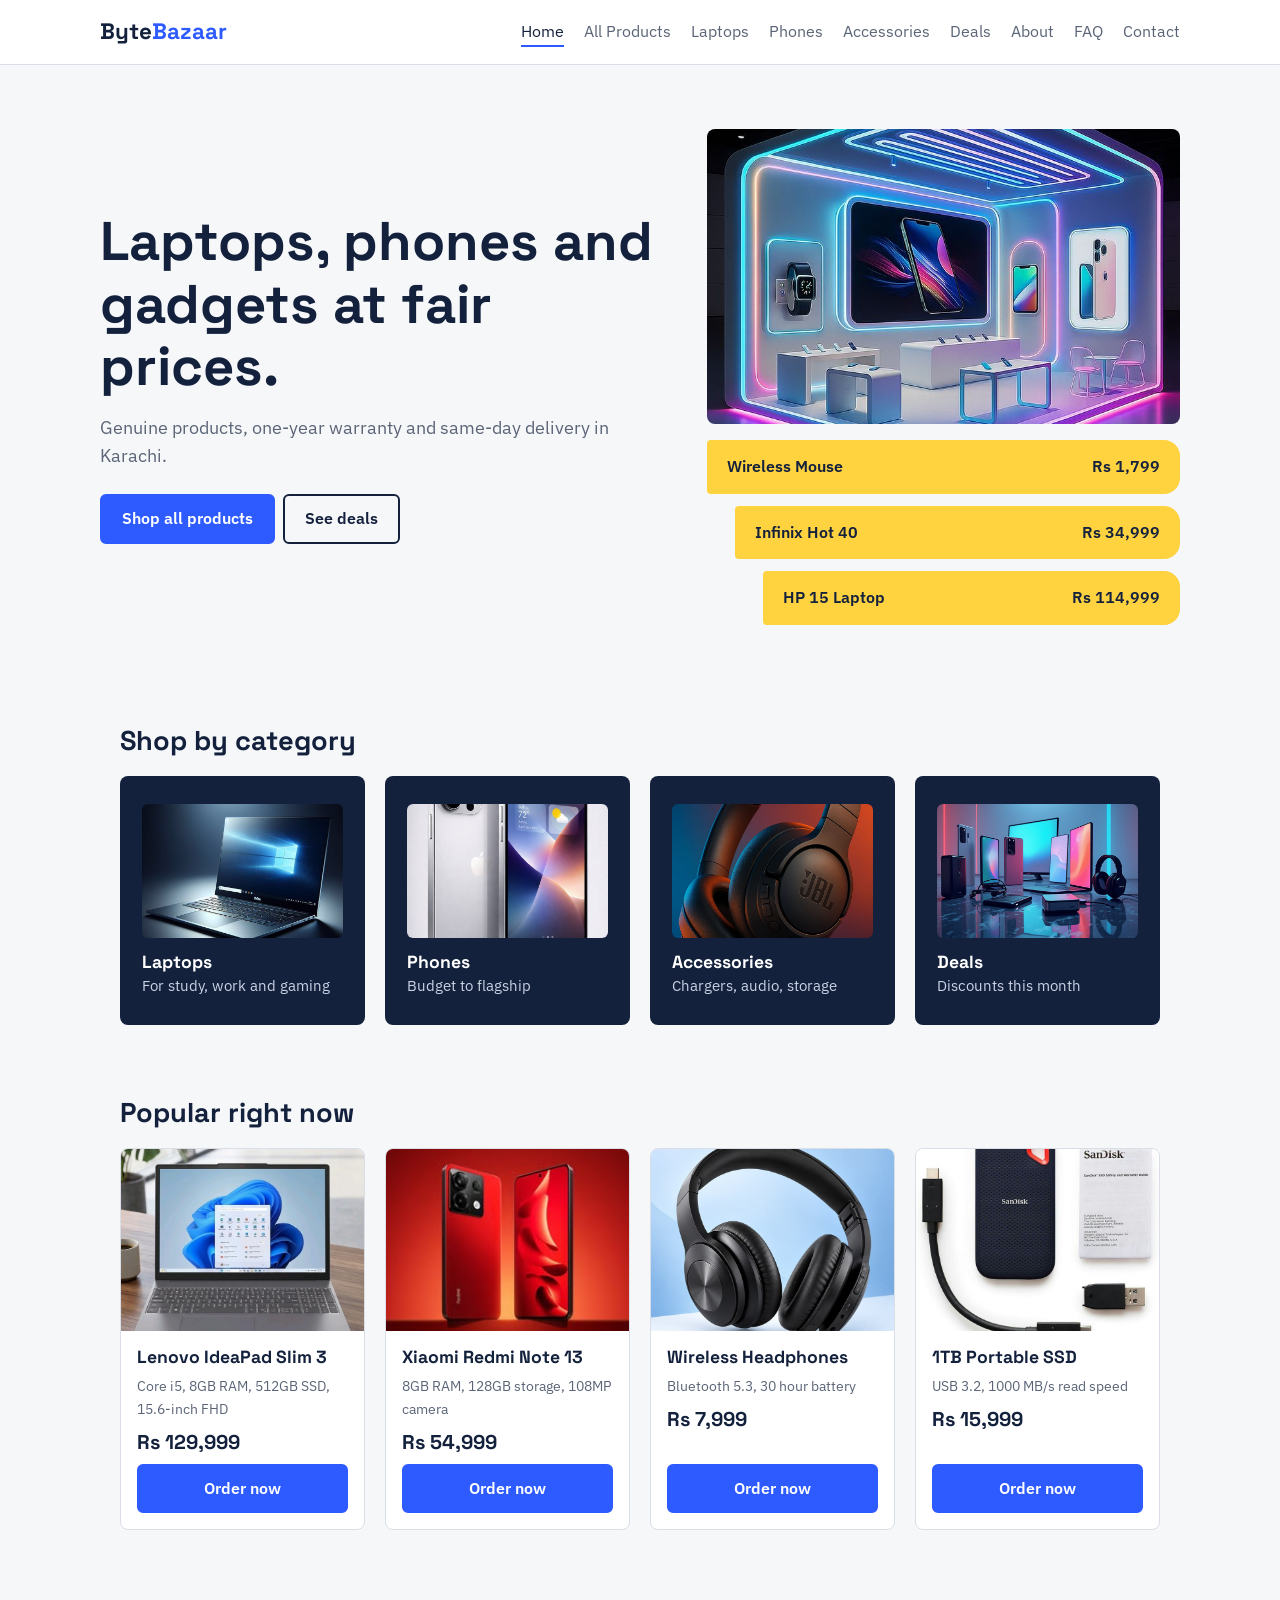
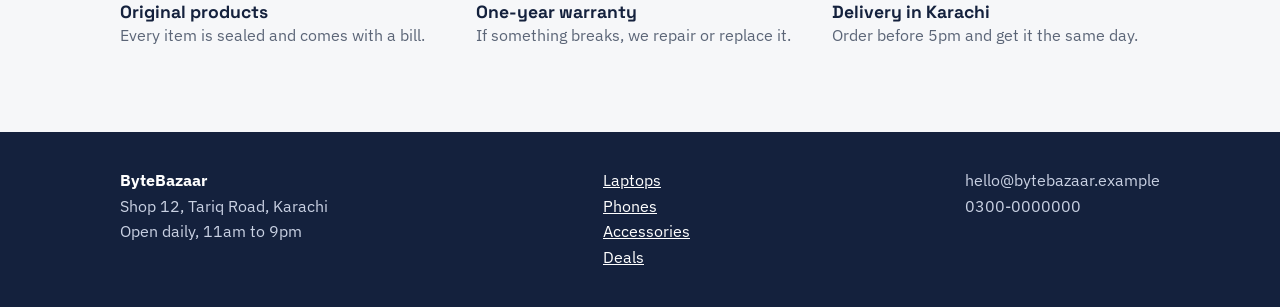
<file: index.html>
<!DOCTYPE html>
<html lang="en">

<head>
    <meta charset="UTF-8">
    <meta name="viewport" content="width=device-width, initial-scale=1">
    <title>Home | ByteBazaar</title>
    <meta name="description" content="ByteBazaar - laptops, phones and accessories in Karachi.">
    <link rel="preconnect" href="https://fonts.googleapis.com">
    <link
        href="https://fonts.googleapis.com/css2?family=IBM+Plex+Sans:wght@400;600&family=Space+Grotesk:wght@500;700&display=swap"
        rel="stylesheet">
    <link rel="stylesheet" href="style.css">
</head>

<body>
    <header>
        <div class="wrap nav">
            <a class="logo" href="index.html">Byte<span>Bazaar</span></a>
            <nav aria-label="Main">
                <ul>
                    <li><a href="index.html" class="active" aria-current="page">Home</a></li>
                    <li><a href="products.html">All Products</a></li>
                    <li><a href="laptops.html">Laptops</a></li>
                    <li><a href="phones.html">Phones</a></li>
                    <li><a href="accessories.html">Accessories</a></li>
                    <li><a href="deals.html">Deals</a></li>
                    <li><a href="about.html">About</a></li>
                    <li><a href="faq.html">FAQ</a></li>
                    <li><a href="contact.html">Contact</a></li>
                </ul>
            </nav>
        </div>
    </header>
    <main>

        <div class="wrap hero">
            <div>
                <h1>Laptops, phones and gadgets at fair prices.</h1>
                <p>Genuine products, one-year warranty and same-day delivery in Karachi.</p>
                <a class="btn" href="products.html">Shop all products</a><a class="btn alt" href="deals.html">See
                    deals</a>
            </div>
            <div><img class="hero-img" src="hero.jpeg" alt="ByteBazaar tech store">
                <div class="tags" aria-label="Sample prices">
                    <div class="tag"><span>Wireless Mouse</span><span>Rs 1,799</span></div>
                    <div class="tag"><span>Infinix Hot 40</span><span>Rs 34,999</span></div>
                    <div class="tag"><span>HP 15 Laptop</span><span>Rs 114,999</span></div>
                </div>
            </div>
        </div>
        <section>
            <div class="wrap">
                <h2>Shop by category</h2>
                <div class="cats">
                    <a class="cat" href="laptops.html"><img src="laptop.jpeg" alt="Laptops">
                        <h3>Laptops</h3>
                        <p>For study, work and gaming</p>
                    </a>
                    <a class="cat" href="phones.html"><img src="phone.jpeg" alt="Phones">
                        <h3>Phones</h3>
                        <p>Budget to flagship</p>
                    </a>
                    <a class="cat" href="accessories.html"><img src="acessories.jpeg" alt="Accessories">
                        <h3>Accessories</h3>
                        <p>Chargers, audio, storage</p>
                    </a>
                    <a class="cat" href="deals.html"><img src="deal.jpeg" alt="Deals">
                        <h3>Deals</h3>
                        <p>Discounts this month</p>
                    </a>
                </div>
            </div>
        </section>
        <section>
            <div class="wrap">
                <h2>Popular right now</h2>
                <div class="grid">
                    <article class="item">
                        <div class="pic"><img src="Lenovo IdeaPad Slim 3.jpeg" alt="Lenovo IdeaPad Slim 3"
                                loading="lazy"></div>
                        <div class="body">
                            <h3>Lenovo IdeaPad Slim 3</h3>
                            <p class="specs">Core i5, 8GB RAM, 512GB SSD, 15.6-inch FHD</p>
                            <p class="price">Rs 129,999</p>
                            <a class="btn" href="contact.html">Order now</a>
                        </div>
                    </article>
                    <article class="item">
                        <div class="pic"><img src="Xiaomi Redmi Note 13.jpeg" alt="Xiaomi Redmi Note 13"
                                loading="lazy"></div>
                        <div class="body">
                            <h3>Xiaomi Redmi Note 13</h3>
                            <p class="specs">8GB RAM, 128GB storage, 108MP camera</p>
                            <p class="price">Rs 54,999</p>
                            <a class="btn" href="contact.html">Order now</a>
                        </div>
                    </article>
                    <article class="item">
                        <div class="pic"><img src="Wireless Headphones.jpeg" alt="Wireless Headphones"
                                loading="lazy"></div>
                        <div class="body">
                            <h3>Wireless Headphones</h3>
                            <p class="specs">Bluetooth 5.3, 30 hour battery</p>
                            <p class="price">Rs 7,999</p>
                            <a class="btn" href="contact.html">Order now</a>
                        </div>
                    </article>
                    <article class="item">
                        <div class="pic"><img src="1TB Portable SSD.jpeg" alt="1TB Portable SSD" loading="lazy">
                        </div>
                        <div class="body">
                            <h3>1TB Portable SSD</h3>
                            <p class="specs">USB 3.2, 1000 MB/s read speed</p>
                            <p class="price">Rs 15,999</p>
                            <a class="btn" href="contact.html">Order now</a>
                        </div>
                    </article>
                </div>
            </div>
        </section>
        <section>
            <div class="wrap">
                <div class="points">
                    <div>
                        <h3>Original products</h3>
                        <p>Every item is sealed and comes with a bill.</p>
                    </div>
                    <div>
                        <h3>One-year warranty</h3>
                        <p>If something breaks, we repair or replace it.</p>
                    </div>
                    <div>
                        <h3>Delivery in Karachi</h3>
                        <p>Order before 5pm and get it the same day.</p>
                    </div>
                </div>
            </div>
        </section>
    </main>
    <footer>
        <div class="wrap foot">
            <div><strong style="color:#fff">ByteBazaar</strong>
                <p>Shop 12, Tariq Road, Karachi<br>Open daily, 11am to 9pm</p>
            </div>
            <ul>
                <li><a href="laptops.html">Laptops</a></li>
                <li><a href="phones.html">Phones</a></li>
                <li><a href="accessories.html">Accessories</a></li>
                <li><a href="deals.html">Deals</a></li>
            </ul>
            <div>
                <p>hello@bytebazaar.example<br>0300-0000000</p>
            </div>
        </div>
    </footer>
</body>

</html>
</file>
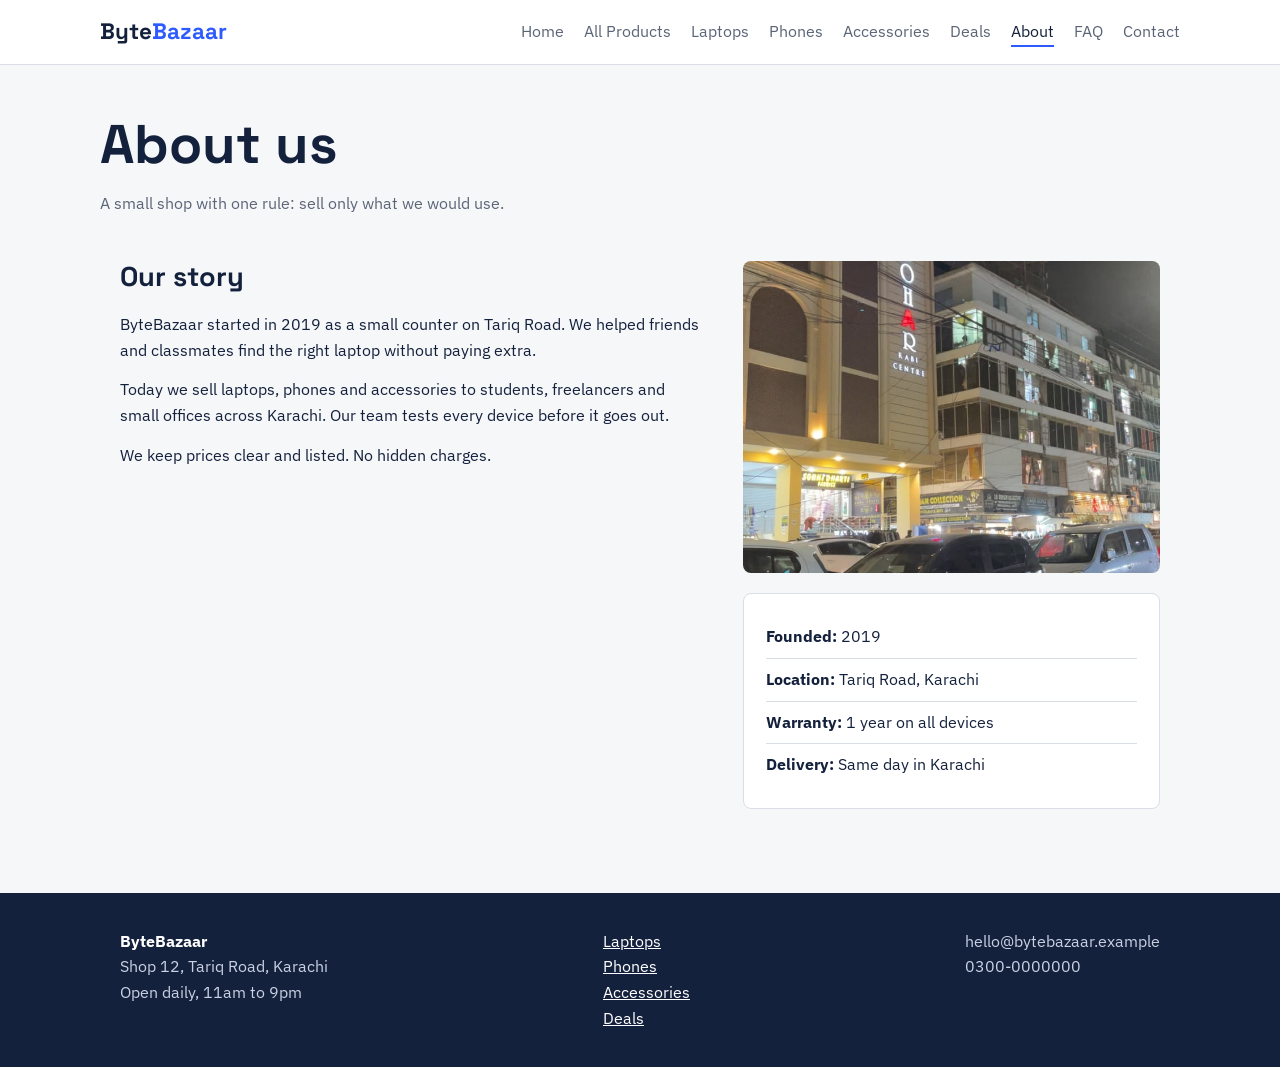
<file: about.html>
<!DOCTYPE html>
<html lang="en">

<head>
    <meta charset="UTF-8">
    <meta name="viewport" content="width=device-width, initial-scale=1">
    <title>About | ByteBazaar</title>
    <meta name="description" content="ByteBazaar - laptops, phones and accessories in Karachi.">
    <link rel="preconnect" href="https://fonts.googleapis.com">
    <link
        href="https://fonts.googleapis.com/css2?family=IBM+Plex+Sans:wght@400;600&family=Space+Grotesk:wght@500;700&display=swap"
        rel="stylesheet">
    <link rel="stylesheet" href="style.css">
</head>

<body>
    <header>
        <div class="wrap nav">
            <a class="logo" href="index.html">Byte<span>Bazaar</span></a>
            <nav aria-label="Main">
                <ul>
                    <li><a href="index.html">Home</a></li>
                    <li><a href="products.html">All Products</a></li>
                    <li><a href="laptops.html">Laptops</a></li>
                    <li><a href="phones.html">Phones</a></li>
                    <li><a href="accessories.html">Accessories</a></li>
                    <li><a href="deals.html">Deals</a></li>
                    <li><a href="about.html" class="active" aria-current="page">About</a></li>
                    <li><a href="faq.html">FAQ</a></li>
                    <li><a href="contact.html">Contact</a></li>
                </ul>
            </nav>
        </div>
    </header>
    <main>
        <div class="wrap page-head">
            <h1>About us</h1>
            <p>A small shop with one rule: sell only what we would use.</p>
        </div>
        <section>
            <div class="wrap two">
                <div>
                    <h2>Our story</h2>
                    <p>ByteBazaar started in 2019 as a small counter on Tariq Road. We helped friends and classmates
                        find the right laptop without paying extra.</p>
                    <p>Today we sell laptops, phones and accessories to students, freelancers and small offices across
                        Karachi. Our team tests every device before it goes out.</p>
                    <p>We keep prices clear and listed. No hidden charges.</p>
                </div>
                <div><img class="about-img" src="Tariq road.jpeg" alt="Our shop on Tariq Road">
                    <ul class="facts">
                        <li><strong>Founded:</strong> 2019</li>
                        <li><strong>Location:</strong> Tariq Road, Karachi</li>
                        <li><strong>Warranty:</strong> 1 year on all devices</li>
                        <li><strong>Delivery:</strong> Same day in Karachi</li>
                    </ul>
                </div>
            </div>
        </section>
    </main>
    <footer>
        <div class="wrap foot">
            <div><strong style="color:#fff">ByteBazaar</strong>
                <p>Shop 12, Tariq Road, Karachi<br>Open daily, 11am to 9pm</p>
            </div>
            <ul>
                <li><a href="laptops.html">Laptops</a></li>
                <li><a href="phones.html">Phones</a></li>
                <li><a href="accessories.html">Accessories</a></li>
                <li><a href="deals.html">Deals</a></li>
            </ul>
            <div>
                <p>hello@bytebazaar.example<br>0300-0000000</p>
            </div>
        </div>
    </footer>
</body>

</html>
</file>
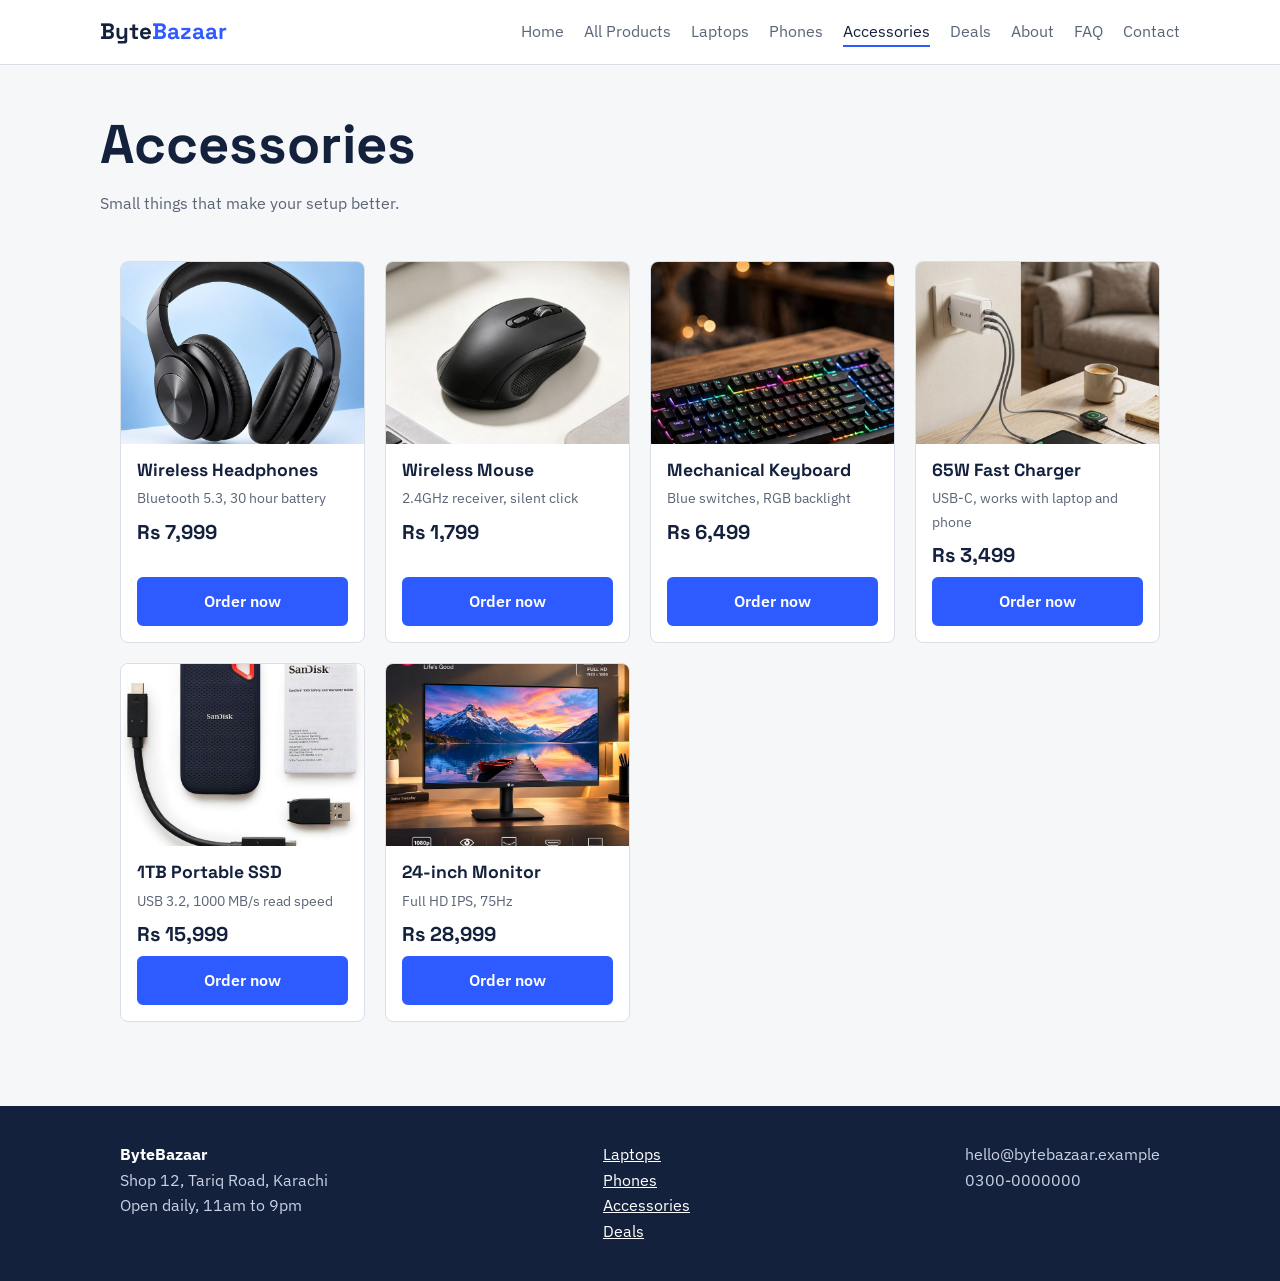
<file: accessories.html>
<!DOCTYPE html>
<html lang="en">

<head>
    <meta charset="UTF-8">
    <meta name="viewport" content="width=device-width, initial-scale=1">
    <title>Accessories | ByteBazaar</title>
    <meta name="description" content="ByteBazaar - laptops, phones and accessories in Karachi.">
    <link rel="preconnect" href="https://fonts.googleapis.com">
    <link
        href="https://fonts.googleapis.com/css2?family=IBM+Plex+Sans:wght@400;600&family=Space+Grotesk:wght@500;700&display=swap"
        rel="stylesheet">
    <link rel="stylesheet" href="style.css">
</head>

<body>
    <header>
        <div class="wrap nav">
            <a class="logo" href="index.html">Byte<span>Bazaar</span></a>
            <nav aria-label="Main">
                <ul>
                    <li><a href="index.html">Home</a></li>
                    <li><a href="products.html">All Products</a></li>
                    <li><a href="laptops.html">Laptops</a></li>
                    <li><a href="phones.html">Phones</a></li>
                    <li><a href="accessories.html" class="active" aria-current="page">Accessories</a></li>
                    <li><a href="deals.html">Deals</a></li>
                    <li><a href="about.html">About</a></li>
                    <li><a href="faq.html">FAQ</a></li>
                    <li><a href="contact.html">Contact</a></li>
                </ul>
            </nav>
        </div>
    </header>
    <main>
        <div class="wrap page-head">
            <h1>Accessories</h1>
            <p>Small things that make your setup better.</p>
        </div>
        <section>
            <div class="wrap">
                <div class="grid">
                    <article class="item">
                        <div class="pic"><img src="Wireless Headphones.jpeg" alt="Wireless Headphones"
                                loading="lazy"></div>
                        <div class="body">
                            <h3>Wireless Headphones</h3>
                            <p class="specs">Bluetooth 5.3, 30 hour battery</p>
                            <p class="price">Rs 7,999</p>
                            <a class="btn" href="contact.html">Order now</a>
                        </div>
                    </article>
                    <article class="item">
                        <div class="pic"><img src="Wireless Mouse.jpeg" alt="Wireless Mouse" loading="lazy"></div>
                        <div class="body">
                            <h3>Wireless Mouse</h3>
                            <p class="specs">2.4GHz receiver, silent click</p>
                            <p class="price">Rs 1,799</p>
                            <a class="btn" href="contact.html">Order now</a>
                        </div>
                    </article>
                    <article class="item">
                        <div class="pic"><img src="Mechanical Keyboard.jpeg" alt="Mechanical Keyboard"
                                loading="lazy"></div>
                        <div class="body">
                            <h3>Mechanical Keyboard</h3>
                            <p class="specs">Blue switches, RGB backlight</p>
                            <p class="price">Rs 6,499</p>
                            <a class="btn" href="contact.html">Order now</a>
                        </div>
                    </article>
                    <article class="item">
                        <div class="pic"><img src="65W Fast Charger.jpeg" alt="65W Fast Charger" loading="lazy">
                        </div>
                        <div class="body">
                            <h3>65W Fast Charger</h3>
                            <p class="specs">USB-C, works with laptop and phone</p>
                            <p class="price">Rs 3,499</p>
                            <a class="btn" href="contact.html">Order now</a>
                        </div>
                    </article>
                    <article class="item">
                        <div class="pic"><img src="1TB Portable SSD.jpeg" alt="1TB Portable SSD" loading="lazy">
                        </div>
                        <div class="body">
                            <h3>1TB Portable SSD</h3>
                            <p class="specs">USB 3.2, 1000 MB/s read speed</p>
                            <p class="price">Rs 15,999</p>
                            <a class="btn" href="contact.html">Order now</a>
                        </div>
                    </article>
                    <article class="item">
                        <div class="pic"><img src="24-inch Monitor.jpeg" alt="24-inch Monitor" loading="lazy">
                        </div>
                        <div class="body">
                            <h3>24-inch Monitor</h3>
                            <p class="specs">Full HD IPS, 75Hz</p>
                            <p class="price">Rs 28,999</p>
                            <a class="btn" href="contact.html">Order now</a>
                        </div>
                    </article>
                </div>
            </div>
        </section>
    </main>
    <footer>
        <div class="wrap foot">
            <div><strong style="color:#fff">ByteBazaar</strong>
                <p>Shop 12, Tariq Road, Karachi<br>Open daily, 11am to 9pm</p>
            </div>
            <ul>
                <li><a href="laptops.html">Laptops</a></li>
                <li><a href="phones.html">Phones</a></li>
                <li><a href="accessories.html">Accessories</a></li>
                <li><a href="deals.html">Deals</a></li>
            </ul>
            <div>
                <p>hello@bytebazaar.example<br>0300-0000000</p>
            </div>
        </div>
    </footer>
</body>

</html>
</file>
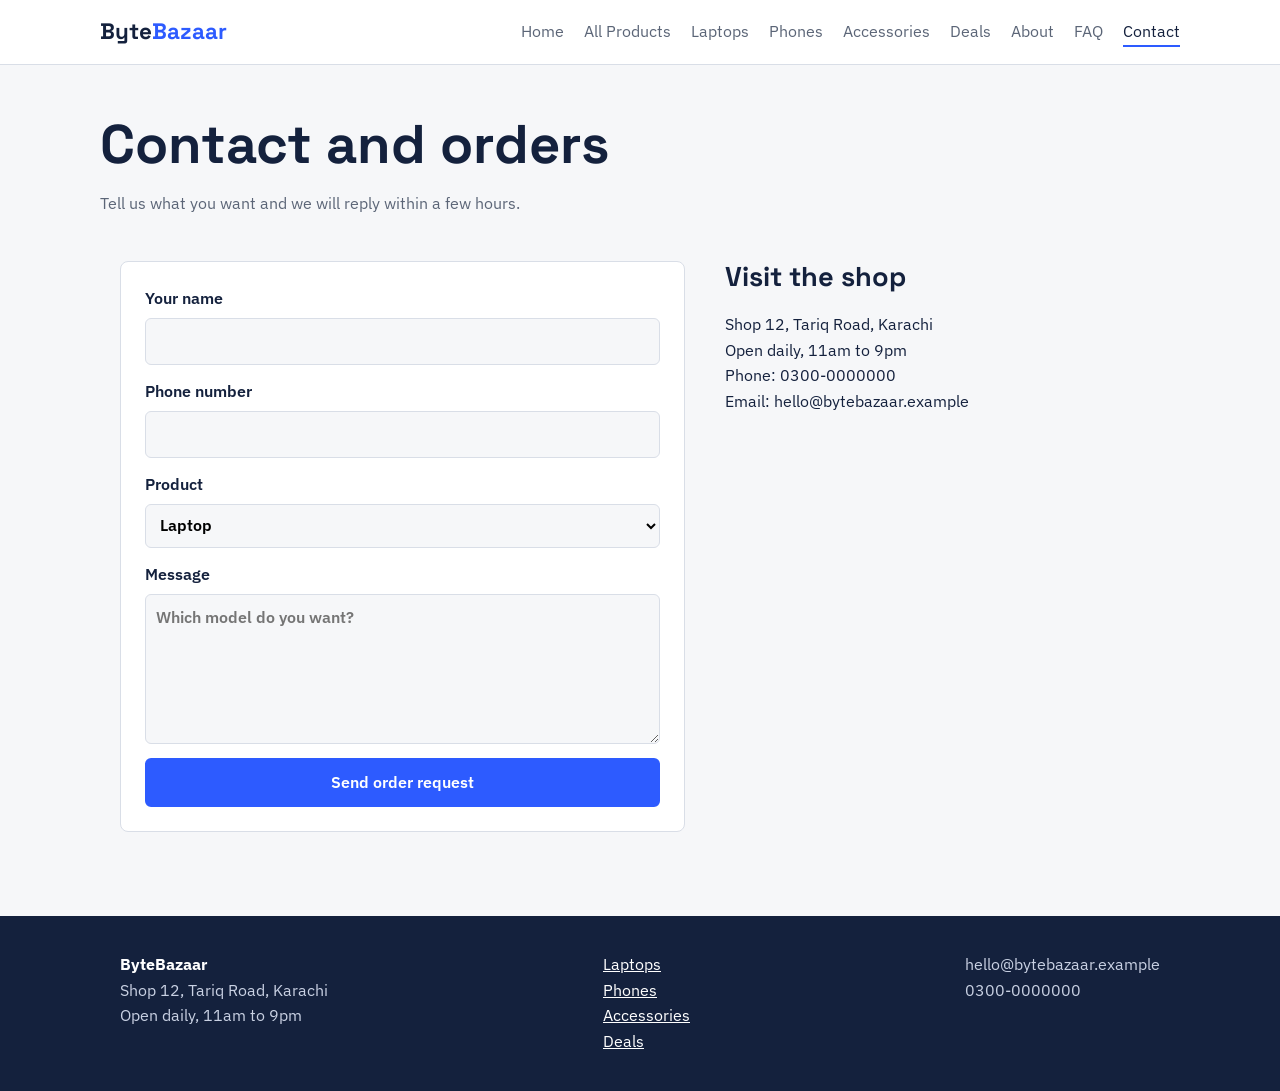
<file: contact.html>
<!DOCTYPE html>
<html lang="en">

<head>
    <meta charset="UTF-8">
    <meta name="viewport" content="width=device-width, initial-scale=1">
    <title>Contact | ByteBazaar</title>
    <meta name="description" content="ByteBazaar - laptops, phones and accessories in Karachi.">
    <link rel="preconnect" href="https://fonts.googleapis.com">
    <link
        href="https://fonts.googleapis.com/css2?family=IBM+Plex+Sans:wght@400;600&family=Space+Grotesk:wght@500;700&display=swap"
        rel="stylesheet">
    <link rel="stylesheet" href="style.css">
</head>

<body>
    <header>
        <div class="wrap nav">
            <a class="logo" href="index.html">Byte<span>Bazaar</span></a>
            <nav aria-label="Main">
                <ul>
                    <li><a href="index.html">Home</a></li>
                    <li><a href="products.html">All Products</a></li>
                    <li><a href="laptops.html">Laptops</a></li>
                    <li><a href="phones.html">Phones</a></li>
                    <li><a href="accessories.html">Accessories</a></li>
                    <li><a href="deals.html">Deals</a></li>
                    <li><a href="about.html">About</a></li>
                    <li><a href="faq.html">FAQ</a></li>
                    <li><a href="contact.html" class="active" aria-current="page">Contact</a></li>
                </ul>
            </nav>
        </div>
    </header>
    <main>
        <div class="wrap page-head">
            <h1>Contact and orders</h1>
            <p>Tell us what you want and we will reply within a few hours.</p>
        </div>
        <section>
            <div class="wrap contact-grid">
                <form action="mailto:hello@bytebazaar.example" method="post" enctype="text/plain">
                    <label>Your name<input type="text" name="name" required></label>
                    <label>Phone number<input type="tel" name="phone" required></label>
                    <label>Product<select name="product">
                            <option>Laptop</option>
                            <option>Phone</option>
                            <option>Accessory</option>
                            <option>Other</option>
                        </select></label>
                    <label>Message<textarea name="message" rows="5"
                            placeholder="Which model do you want?"></textarea></label>
                    <button class="btn" type="submit">Send order request</button>
                </form>
                <div>
                    <h2>Visit the shop</h2>
                    <p>Shop 12, Tariq Road, Karachi</p>
                    <p>Open daily, 11am to 9pm</p>
                    <p>Phone: 0300-0000000<br>Email: hello@bytebazaar.example</p>
                </div>
            </div>
        </section>
    </main>
    <footer>
        <div class="wrap foot">
            <div><strong style="color:#fff">ByteBazaar</strong>
                <p>Shop 12, Tariq Road, Karachi<br>Open daily, 11am to 9pm</p>
            </div>
            <ul>
                <li><a href="laptops.html">Laptops</a></li>
                <li><a href="phones.html">Phones</a></li>
                <li><a href="accessories.html">Accessories</a></li>
                <li><a href="deals.html">Deals</a></li>
            </ul>
            <div>
                <p>hello@bytebazaar.example<br>0300-0000000</p>
            </div>
        </div>
    </footer>
</body>

</html>
</file>
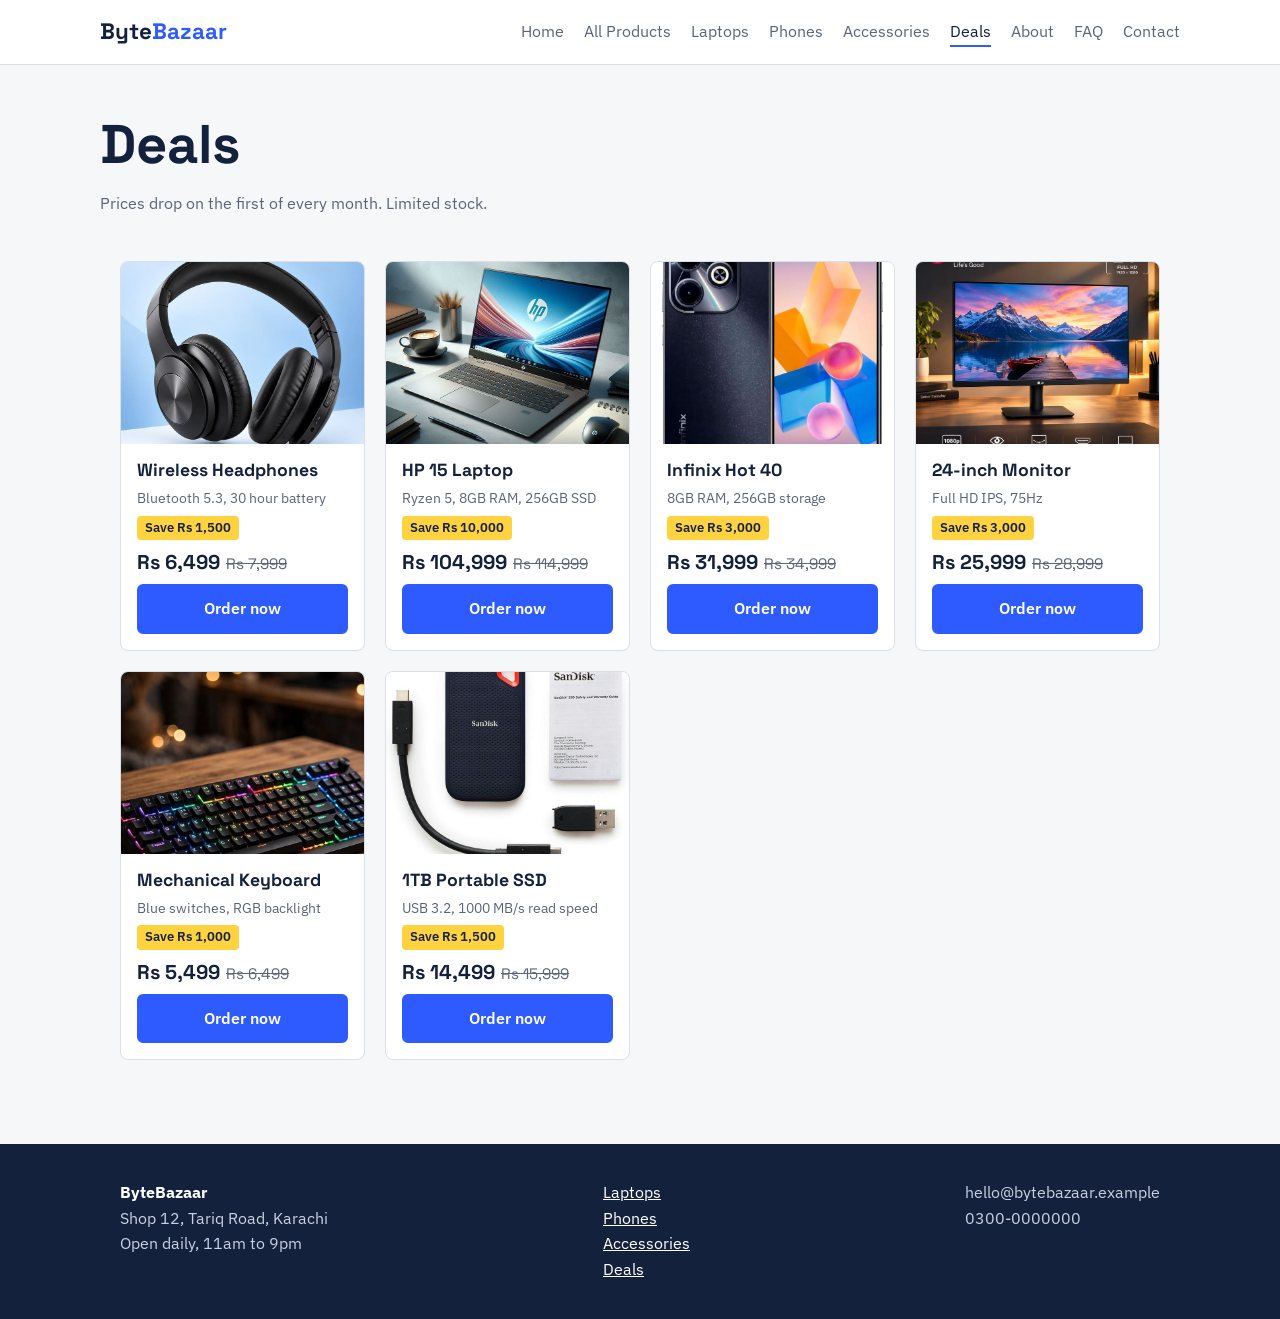
<file: deals.html>
<!DOCTYPE html>
<html lang="en">

<head>
    <meta charset="UTF-8">
    <meta name="viewport" content="width=device-width, initial-scale=1">
    <title>Deals | ByteBazaar</title>
    <meta name="description" content="ByteBazaar - laptops, phones and accessories in Karachi.">
    <link rel="preconnect" href="https://fonts.googleapis.com">
    <link
        href="https://fonts.googleapis.com/css2?family=IBM+Plex+Sans:wght@400;600&family=Space+Grotesk:wght@500;700&display=swap"
        rel="stylesheet">
    <link rel="stylesheet" href="style.css">
</head>

<body>
    <header>
        <div class="wrap nav">
            <a class="logo" href="index.html">Byte<span>Bazaar</span></a>
            <nav aria-label="Main">
                <ul>
                    <li><a href="index.html">Home</a></li>
                    <li><a href="products.html">All Products</a></li>
                    <li><a href="laptops.html">Laptops</a></li>
                    <li><a href="phones.html">Phones</a></li>
                    <li><a href="accessories.html">Accessories</a></li>
                    <li><a href="deals.html" class="active" aria-current="page">Deals</a></li>
                    <li><a href="about.html">About</a></li>
                    <li><a href="faq.html">FAQ</a></li>
                    <li><a href="contact.html">Contact</a></li>
                </ul>
            </nav>
        </div>
    </header>
    <main>
        <div class="wrap page-head">
            <h1>Deals</h1>
            <p>Prices drop on the first of every month. Limited stock.</p>
        </div>
        <section>
            <div class="wrap">
                <div class="grid">
                    <article class="item">
                        <div class="pic"><img src="Wireless Headphones.jpeg" alt="Wireless Headphones"
                                loading="lazy"></div>
                        <div class="body">
                            <h3>Wireless Headphones</h3>
                            <p class="specs">Bluetooth 5.3, 30 hour battery</p><span class="save">Save Rs 1,500</span>
                            <p class="price">Rs 6,499<span class="was">Rs 7,999</span></p>
                            <a class="btn" href="contact.html">Order now</a>
                        </div>
                    </article>
                    <article class="item">
                        <div class="pic"><img src="HP 15 Laptop.jpeg" alt="HP 15 Laptop" loading="lazy"></div>
                        <div class="body">
                            <h3>HP 15 Laptop</h3>
                            <p class="specs">Ryzen 5, 8GB RAM, 256GB SSD</p><span class="save">Save Rs 10,000</span>
                            <p class="price">Rs 104,999<span class="was">Rs 114,999</span></p>
                            <a class="btn" href="contact.html">Order now</a>
                        </div>
                    </article>
                    <article class="item">
                        <div class="pic"><img src="Infinix Hot 40.jpeg" alt="Infinix Hot 40" loading="lazy"></div>
                        <div class="body">
                            <h3>Infinix Hot 40</h3>
                            <p class="specs">8GB RAM, 256GB storage</p><span class="save">Save Rs 3,000</span>
                            <p class="price">Rs 31,999<span class="was">Rs 34,999</span></p>
                            <a class="btn" href="contact.html">Order now</a>
                        </div>
                    </article>
                    <article class="item">
                        <div class="pic"><img src="24-inch Monitor.jpeg" alt="24-inch Monitor" loading="lazy">
                        </div>
                        <div class="body">
                            <h3>24-inch Monitor</h3>
                            <p class="specs">Full HD IPS, 75Hz</p><span class="save">Save Rs 3,000</span>
                            <p class="price">Rs 25,999<span class="was">Rs 28,999</span></p>
                            <a class="btn" href="contact.html">Order now</a>
                        </div>
                    </article>
                    <article class="item">
                        <div class="pic"><img src="Mechanical Keyboard.jpeg" alt="Mechanical Keyboard"
                                loading="lazy"></div>
                        <div class="body">
                            <h3>Mechanical Keyboard</h3>
                            <p class="specs">Blue switches, RGB backlight</p><span class="save">Save Rs 1,000</span>
                            <p class="price">Rs 5,499<span class="was">Rs 6,499</span></p>
                            <a class="btn" href="contact.html">Order now</a>
                        </div>
                    </article>
                    <article class="item">
                        <div class="pic"><img src="1TB Portable SSD.jpeg" alt="1TB Portable SSD" loading="lazy">
                        </div>
                        <div class="body">
                            <h3>1TB Portable SSD</h3>
                            <p class="specs">USB 3.2, 1000 MB/s read speed</p><span class="save">Save Rs 1,500</span>
                            <p class="price">Rs 14,499<span class="was">Rs 15,999</span></p>
                            <a class="btn" href="contact.html">Order now</a>
                        </div>
                    </article>
                </div>
            </div>
        </section>
    </main>
    <footer>
        <div class="wrap foot">
            <div><strong style="color:#fff">ByteBazaar</strong>
                <p>Shop 12, Tariq Road, Karachi<br>Open daily, 11am to 9pm</p>
            </div>
            <ul>
                <li><a href="laptops.html">Laptops</a></li>
                <li><a href="phones.html">Phones</a></li>
                <li><a href="accessories.html">Accessories</a></li>
                <li><a href="deals.html">Deals</a></li>
            </ul>
            <div>
                <p>hello@bytebazaar.example<br>0300-0000000</p>
            </div>
        </div>
    </footer>
</body>

</html>
</file>
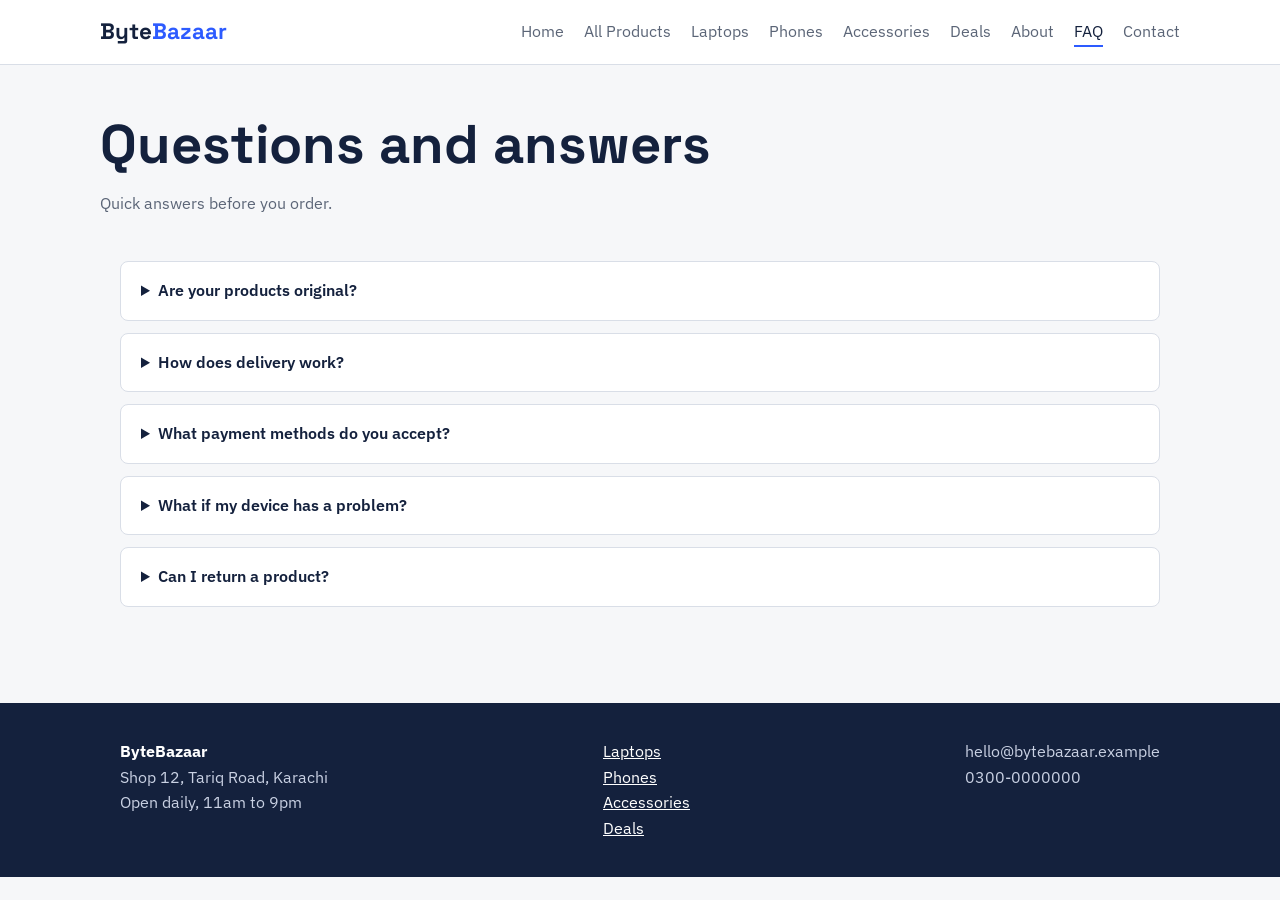
<file: faq.html>
<!DOCTYPE html>
<html lang="en">

<head>
    <meta charset="UTF-8">
    <meta name="viewport" content="width=device-width, initial-scale=1">
    <title>FAQ | ByteBazaar</title>
    <meta name="description" content="ByteBazaar - laptops, phones and accessories in Karachi.">
    <link rel="preconnect" href="https://fonts.googleapis.com">
    <link
        href="https://fonts.googleapis.com/css2?family=IBM+Plex+Sans:wght@400;600&family=Space+Grotesk:wght@500;700&display=swap"
        rel="stylesheet">
    <link rel="stylesheet" href="style.css">
</head>

<body>
    <header>
        <div class="wrap nav">
            <a class="logo" href="index.html">Byte<span>Bazaar</span></a>
            <nav aria-label="Main">
                <ul>
                    <li><a href="index.html">Home</a></li>
                    <li><a href="products.html">All Products</a></li>
                    <li><a href="laptops.html">Laptops</a></li>
                    <li><a href="phones.html">Phones</a></li>
                    <li><a href="accessories.html">Accessories</a></li>
                    <li><a href="deals.html">Deals</a></li>
                    <li><a href="about.html">About</a></li>
                    <li><a href="faq.html" class="active" aria-current="page">FAQ</a></li>
                    <li><a href="contact.html">Contact</a></li>
                </ul>
            </nav>
        </div>
    </header>
    <main>
        <div class="wrap page-head">
            <h1>Questions and answers</h1>
            <p>Quick answers before you order.</p>
        </div>
        <section>
            <div class="wrap">
                <details>
                    <summary>Are your products original?</summary>
                    <p>Yes. All devices are brand new and sealed, and you get a bill with every order.</p>
                </details>
                <details>
                    <summary>How does delivery work?</summary>
                    <p>Orders placed before 5pm are delivered the same day in Karachi. Other cities take 2 to 4 working
                        days.</p>
                </details>
                <details>
                    <summary>What payment methods do you accept?</summary>
                    <p>Cash on delivery, bank transfer and Easypaisa or JazzCash.</p>
                </details>
                <details>
                    <summary>What if my device has a problem?</summary>
                    <p>Bring it to the shop within one year with your bill. We will repair or replace it.</p>
                </details>
                <details>
                    <summary>Can I return a product?</summary>
                    <p>Yes, within 7 days if it is unused and in the original box.</p>
                </details>
            </div>
        </section>
    </main>
    <footer>
        <div class="wrap foot">
            <div><strong style="color:#fff">ByteBazaar</strong>
                <p>Shop 12, Tariq Road, Karachi<br>Open daily, 11am to 9pm</p>
            </div>
            <ul>
                <li><a href="laptops.html">Laptops</a></li>
                <li><a href="phones.html">Phones</a></li>
                <li><a href="accessories.html">Accessories</a></li>
                <li><a href="deals.html">Deals</a></li>
            </ul>
            <div>
                <p>hello@bytebazaar.example<br>0300-0000000</p>
            </div>
        </div>
    </footer>
</body>

</html>
</file>
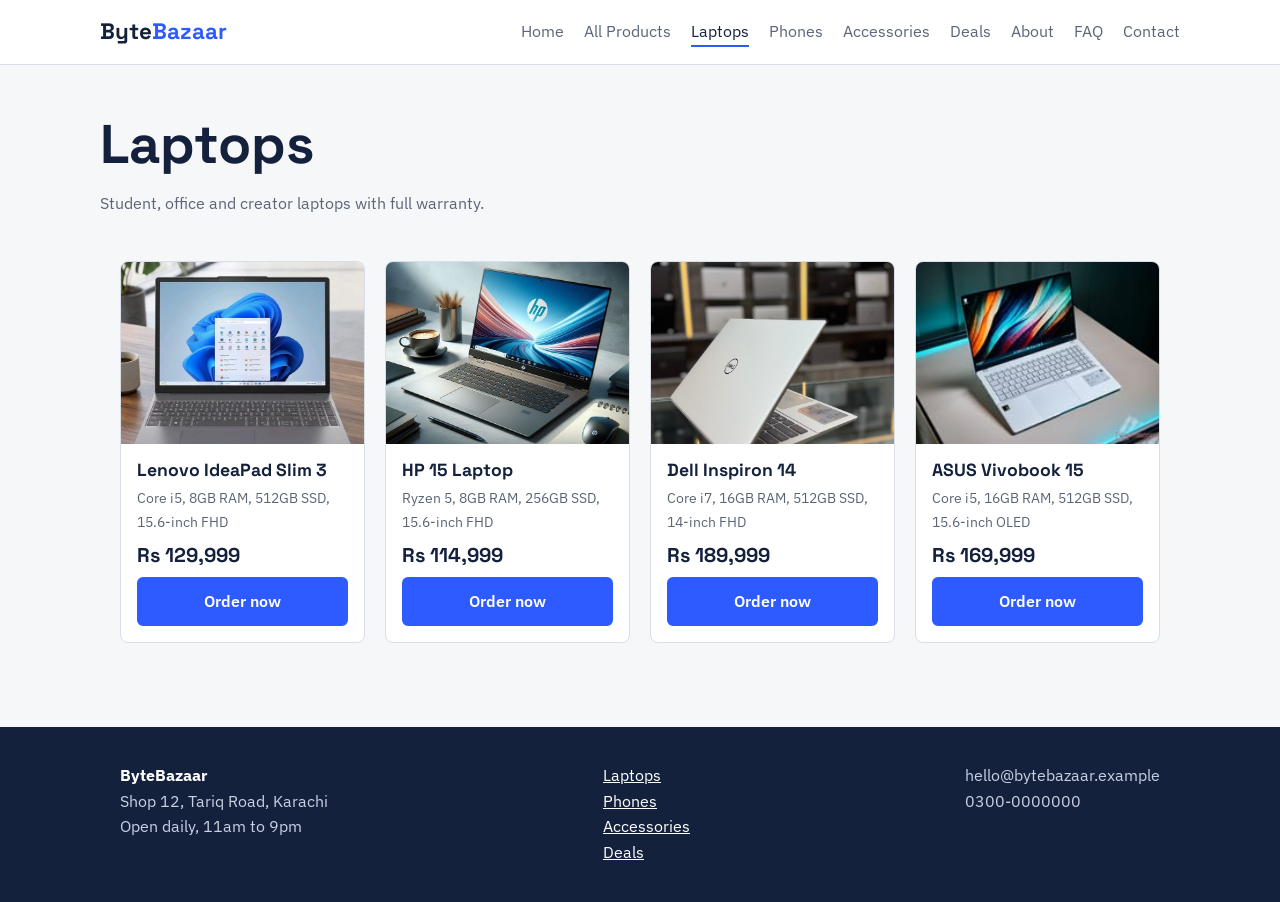
<file: laptops.html>
<!DOCTYPE html>
<html lang="en">

<head>
    <meta charset="UTF-8">
    <meta name="viewport" content="width=device-width, initial-scale=1">
    <title>Laptops | ByteBazaar</title>
    <meta name="description" content="ByteBazaar - laptops, phones and accessories in Karachi.">
    <link rel="preconnect" href="https://fonts.googleapis.com">
    <link
        href="https://fonts.googleapis.com/css2?family=IBM+Plex+Sans:wght@400;600&family=Space+Grotesk:wght@500;700&display=swap"
        rel="stylesheet">
    <link rel="stylesheet" href="style.css">
</head>

<body>
    <header>
        <div class="wrap nav">
            <a class="logo" href="index.html">Byte<span>Bazaar</span></a>
            <nav aria-label="Main">
                <ul>
                    <li><a href="index.html">Home</a></li>
                    <li><a href="products.html">All Products</a></li>
                    <li><a href="laptops.html" class="active" aria-current="page">Laptops</a></li>
                    <li><a href="phones.html">Phones</a></li>
                    <li><a href="accessories.html">Accessories</a></li>
                    <li><a href="deals.html">Deals</a></li>
                    <li><a href="about.html">About</a></li>
                    <li><a href="faq.html">FAQ</a></li>
                    <li><a href="contact.html">Contact</a></li>
                </ul>
            </nav>
        </div>
    </header>
    <main>
        <div class="wrap page-head">
            <h1>Laptops</h1>
            <p>Student, office and creator laptops with full warranty.</p>
        </div>
        <section>
            <div class="wrap">
                <div class="grid">
                    <article class="item">
                        <div class="pic"><img src="Lenovo IdeaPad Slim 3.jpeg" alt="Lenovo IdeaPad Slim 3"
                                loading="lazy"></div>
                        <div class="body">
                            <h3>Lenovo IdeaPad Slim 3</h3>
                            <p class="specs">Core i5, 8GB RAM, 512GB SSD, 15.6-inch FHD</p>
                            <p class="price">Rs 129,999</p>
                            <a class="btn" href="contact.html">Order now</a>
                        </div>
                    </article>
                    <article class="item">
                        <div class="pic"><img src="HP 15 Laptop.jpeg" alt="HP 15 Laptop" loading="lazy"></div>
                        <div class="body">
                            <h3>HP 15 Laptop</h3>
                            <p class="specs">Ryzen 5, 8GB RAM, 256GB SSD, 15.6-inch FHD</p>
                            <p class="price">Rs 114,999</p>
                            <a class="btn" href="contact.html">Order now</a>
                        </div>
                    </article>
                    <article class="item">
                        <div class="pic"><img src="Dell Inspiron 14.jpeg" alt="Dell Inspiron 14" loading="lazy">
                        </div>
                        <div class="body">
                            <h3>Dell Inspiron 14</h3>
                            <p class="specs">Core i7, 16GB RAM, 512GB SSD, 14-inch FHD</p>
                            <p class="price">Rs 189,999</p>
                            <a class="btn" href="contact.html">Order now</a>
                        </div>
                    </article>
                    <article class="item">
                        <div class="pic"><img src="ASUS Vivobook 15.jpeg" alt="ASUS Vivobook 15" loading="lazy">
                        </div>
                        <div class="body">
                            <h3>ASUS Vivobook 15</h3>
                            <p class="specs">Core i5, 16GB RAM, 512GB SSD, 15.6-inch OLED</p>
                            <p class="price">Rs 169,999</p>
                            <a class="btn" href="contact.html">Order now</a>
                        </div>
                    </article>
                </div>
            </div>
        </section>
    </main>
    <footer>
        <div class="wrap foot">
            <div><strong style="color:#fff">ByteBazaar</strong>
                <p>Shop 12, Tariq Road, Karachi<br>Open daily, 11am to 9pm</p>
            </div>
            <ul>
                <li><a href="laptops.html">Laptops</a></li>
                <li><a href="phones.html">Phones</a></li>
                <li><a href="accessories.html">Accessories</a></li>
                <li><a href="deals.html">Deals</a></li>
            </ul>
            <div>
                <p>hello@bytebazaar.example<br>0300-0000000</p>
            </div>
        </div>
    </footer>
</body>

</html>
</file>
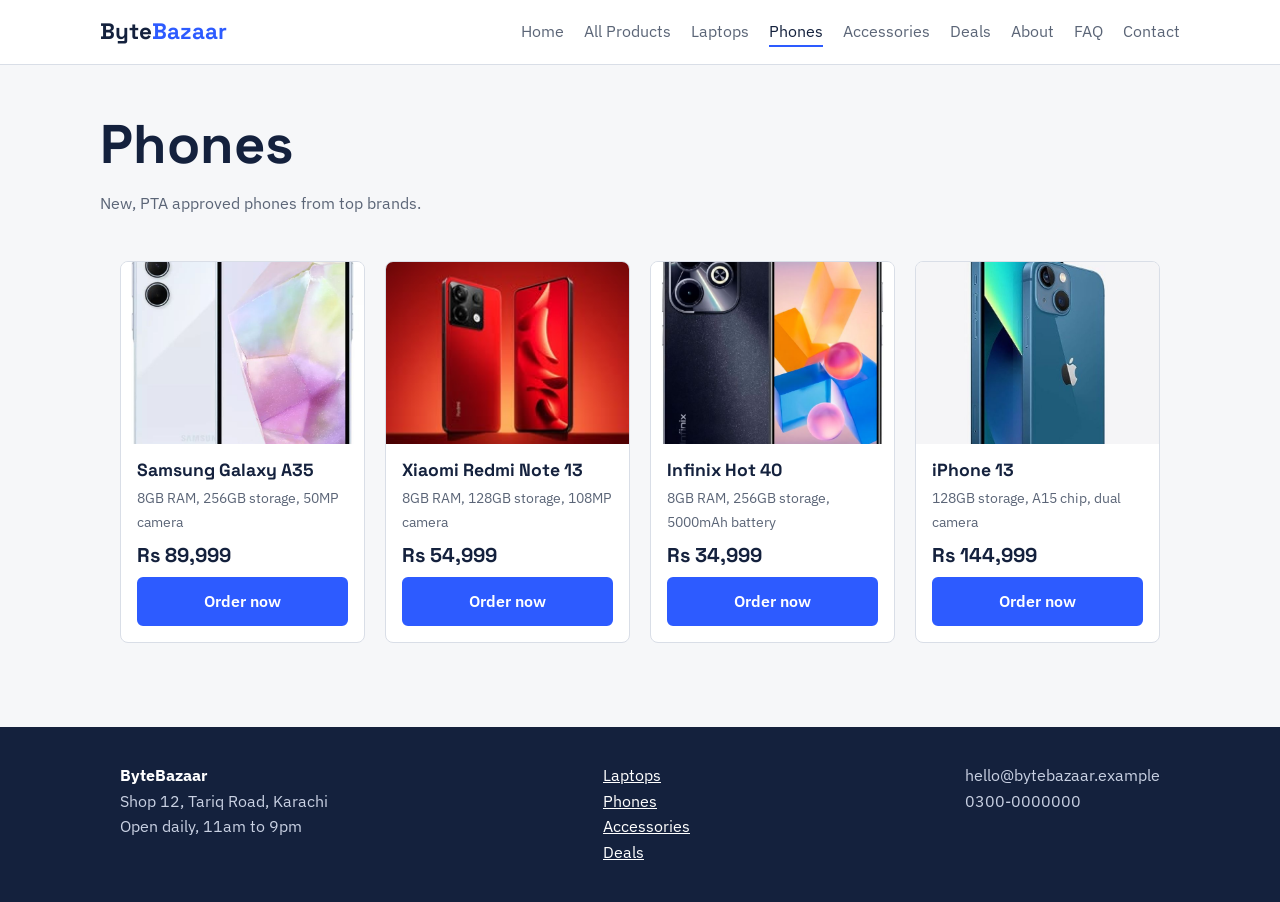
<file: phones.html>
<!DOCTYPE html>
<html lang="en">

<head>
    <meta charset="UTF-8">
    <meta name="viewport" content="width=device-width, initial-scale=1">
    <title>Phones | ByteBazaar</title>
    <meta name="description" content="ByteBazaar - laptops, phones and accessories in Karachi.">
    <link rel="preconnect" href="https://fonts.googleapis.com">
    <link
        href="https://fonts.googleapis.com/css2?family=IBM+Plex+Sans:wght@400;600&family=Space+Grotesk:wght@500;700&display=swap"
        rel="stylesheet">
    <link rel="stylesheet" href="style.css">
</head>

<body>
    <header>
        <div class="wrap nav">
            <a class="logo" href="index.html">Byte<span>Bazaar</span></a>
            <nav aria-label="Main">
                <ul>
                    <li><a href="index.html">Home</a></li>
                    <li><a href="products.html">All Products</a></li>
                    <li><a href="laptops.html">Laptops</a></li>
                    <li><a href="phones.html" class="active" aria-current="page">Phones</a></li>
                    <li><a href="accessories.html">Accessories</a></li>
                    <li><a href="deals.html">Deals</a></li>
                    <li><a href="about.html">About</a></li>
                    <li><a href="faq.html">FAQ</a></li>
                    <li><a href="contact.html">Contact</a></li>
                </ul>
            </nav>
        </div>
    </header>
    <main>
        <div class="wrap page-head">
            <h1>Phones</h1>
            <p>New, PTA approved phones from top brands.</p>
        </div>
        <section>
            <div class="wrap">
                <div class="grid">
                    <article class="item">
                        <div class="pic"><img src="Samsung Galaxy A35.jpeg" alt="Samsung Galaxy A35"
                                loading="lazy"></div>
                        <div class="body">
                            <h3>Samsung Galaxy A35</h3>
                            <p class="specs">8GB RAM, 256GB storage, 50MP camera</p>
                            <p class="price">Rs 89,999</p>
                            <a class="btn" href="contact.html">Order now</a>
                        </div>
                    </article>
                    <article class="item">
                        <div class="pic"><img src="Xiaomi Redmi Note 13.jpeg" alt="Xiaomi Redmi Note 13"
                                loading="lazy"></div>
                        <div class="body">
                            <h3>Xiaomi Redmi Note 13</h3>
                            <p class="specs">8GB RAM, 128GB storage, 108MP camera</p>
                            <p class="price">Rs 54,999</p>
                            <a class="btn" href="contact.html">Order now</a>
                        </div>
                    </article>
                    <article class="item">
                        <div class="pic"><img src="Infinix Hot 40.jpeg" alt="Infinix Hot 40" loading="lazy"></div>
                        <div class="body">
                            <h3>Infinix Hot 40</h3>
                            <p class="specs">8GB RAM, 256GB storage, 5000mAh battery</p>
                            <p class="price">Rs 34,999</p>
                            <a class="btn" href="contact.html">Order now</a>
                        </div>
                    </article>
                    <article class="item">
                        <div class="pic"><img src="iPhone 13.jpeg" alt="iPhone 13" loading="lazy"></div>
                        <div class="body">
                            <h3>iPhone 13</h3>
                            <p class="specs">128GB storage, A15 chip, dual camera</p>
                            <p class="price">Rs 144,999</p>
                            <a class="btn" href="contact.html">Order now</a>
                        </div>
                    </article>
                </div>
            </div>
        </section>
    </main>
    <footer>
        <div class="wrap foot">
            <div><strong style="color:#fff">ByteBazaar</strong>
                <p>Shop 12, Tariq Road, Karachi<br>Open daily, 11am to 9pm</p>
            </div>
            <ul>
                <li><a href="laptops.html">Laptops</a></li>
                <li><a href="phones.html">Phones</a></li>
                <li><a href="accessories.html">Accessories</a></li>
                <li><a href="deals.html">Deals</a></li>
            </ul>
            <div>
                <p>hello@bytebazaar.example<br>0300-0000000</p>
            </div>
        </div>
    </footer>
</body>

</html>
</file>
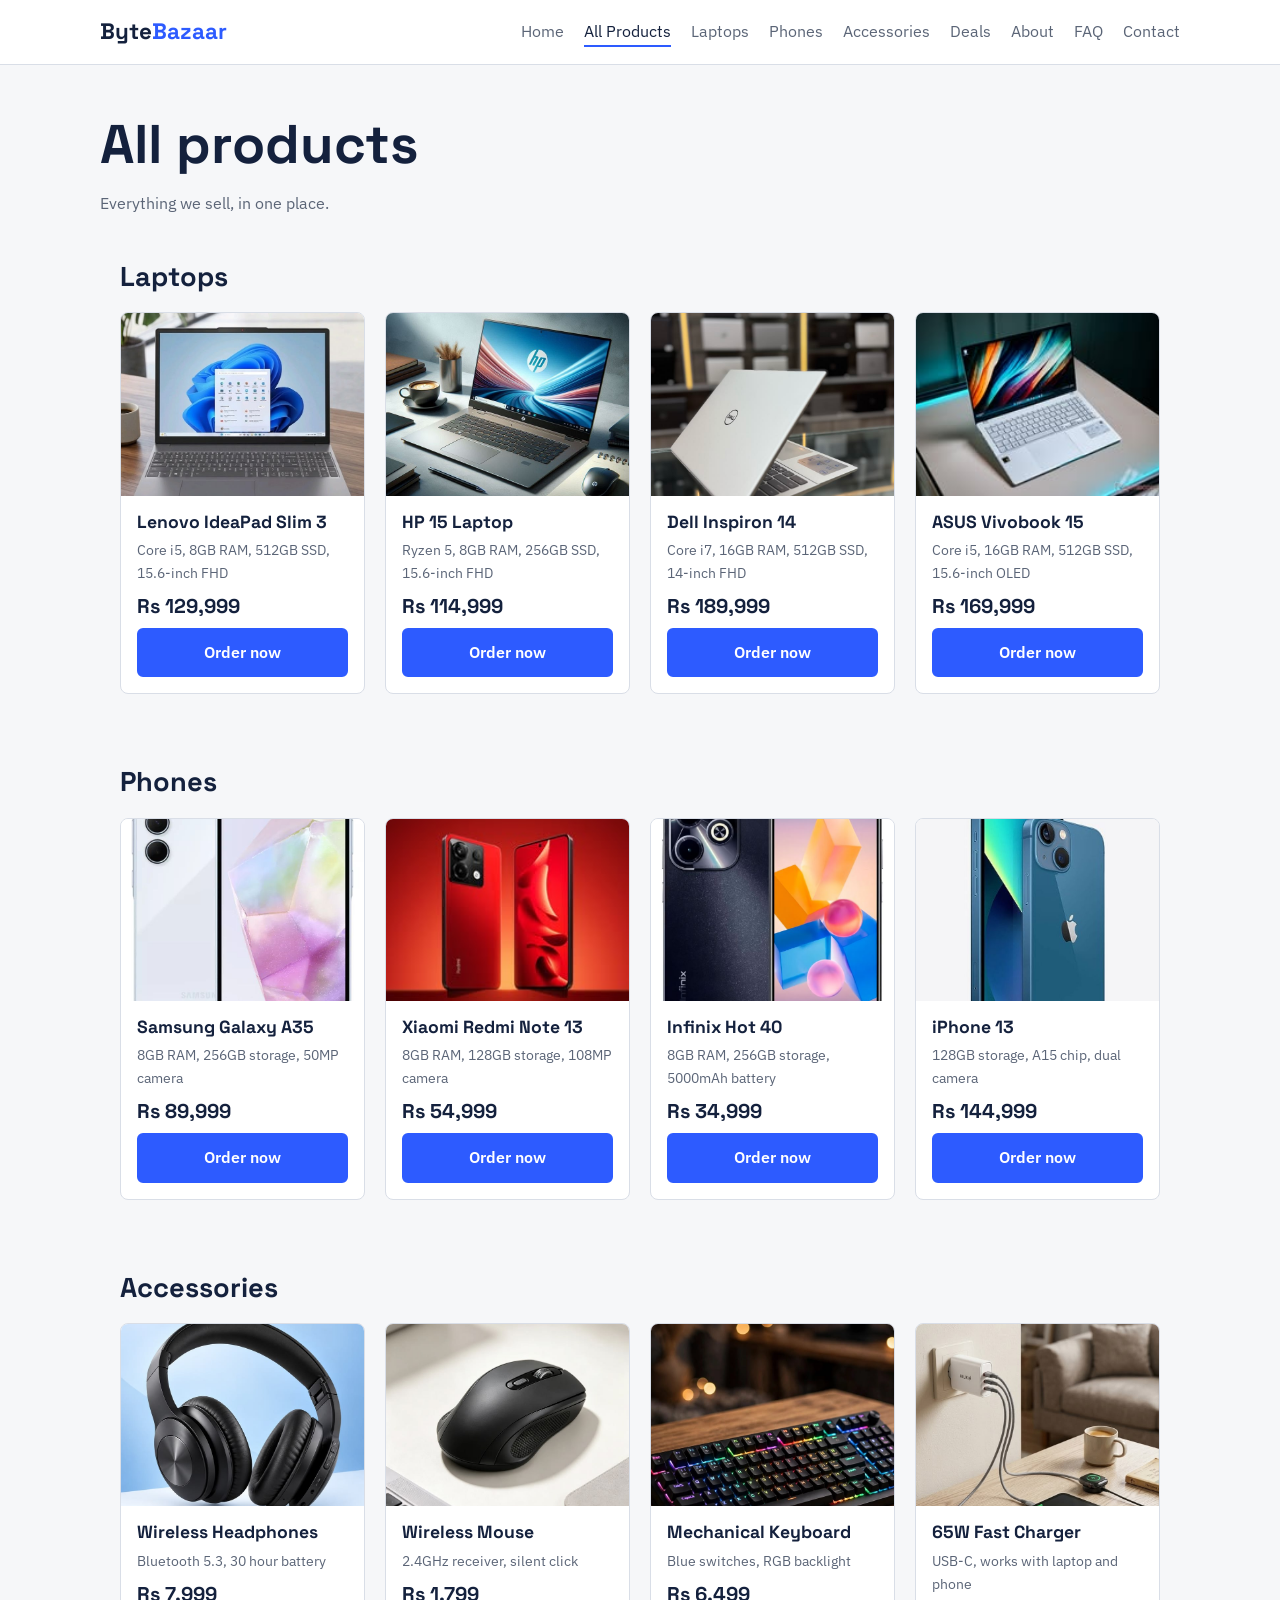
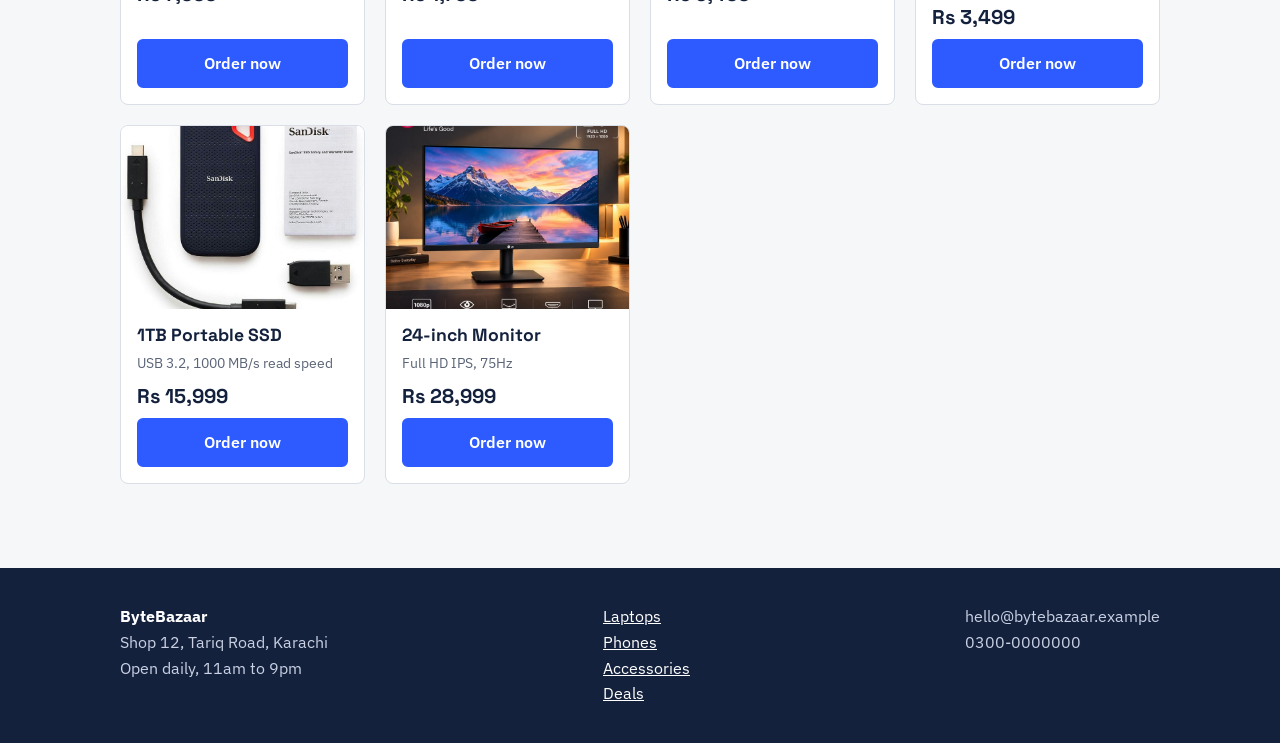
<file: products.html>
<!DOCTYPE html>
<html lang="en">

<head>
    <meta charset="UTF-8">
    <meta name="viewport" content="width=device-width, initial-scale=1">
    <title>All Products | ByteBazaar</title>
    <meta name="description" content="ByteBazaar - laptops, phones and accessories in Karachi.">
    <link rel="preconnect" href="https://fonts.googleapis.com">
    <link
        href="https://fonts.googleapis.com/css2?family=IBM+Plex+Sans:wght@400;600&family=Space+Grotesk:wght@500;700&display=swap"
        rel="stylesheet">
    <link rel="stylesheet" href="style.css">
</head>

<body>
    <header>
        <div class="wrap nav">
            <a class="logo" href="index.html">Byte<span>Bazaar</span></a>
            <nav aria-label="Main">
                <ul>
                    <li><a href="index.html">Home</a></li>
                    <li><a href="products.html" class="active" aria-current="page">All Products</a></li>
                    <li><a href="laptops.html">Laptops</a></li>
                    <li><a href="phones.html">Phones</a></li>
                    <li><a href="accessories.html">Accessories</a></li>
                    <li><a href="deals.html">Deals</a></li>
                    <li><a href="about.html">About</a></li>
                    <li><a href="faq.html">FAQ</a></li>
                    <li><a href="contact.html">Contact</a></li>
                </ul>
            </nav>
        </div>
    </header>
    <main>
        <div class="wrap page-head">
            <h1>All products</h1>
            <p>Everything we sell, in one place.</p>
        </div>
        <section>
            <div class="wrap">
                <h2>Laptops</h2>
                <div class="grid">
                    <article class="item">
                        <div class="pic"><img src="Lenovo IdeaPad Slim 3.jpeg" alt="Lenovo IdeaPad Slim 3"
                                loading="lazy"></div>
                        <div class="body">
                            <h3>Lenovo IdeaPad Slim 3</h3>
                            <p class="specs">Core i5, 8GB RAM, 512GB SSD, 15.6-inch FHD</p>
                            <p class="price">Rs 129,999</p>
                            <a class="btn" href="contact.html">Order now</a>
                        </div>
                    </article>
                    <article class="item">
                        <div class="pic"><img src="HP 15 Laptop.jpeg" alt="HP 15 Laptop" loading="lazy"></div>
                        <div class="body">
                            <h3>HP 15 Laptop</h3>
                            <p class="specs">Ryzen 5, 8GB RAM, 256GB SSD, 15.6-inch FHD</p>
                            <p class="price">Rs 114,999</p>
                            <a class="btn" href="contact.html">Order now</a>
                        </div>
                    </article>
                    <article class="item">
                        <div class="pic"><img src="Dell Inspiron 14.jpeg" alt="Dell Inspiron 14" loading="lazy">
                        </div>
                        <div class="body">
                            <h3>Dell Inspiron 14</h3>
                            <p class="specs">Core i7, 16GB RAM, 512GB SSD, 14-inch FHD</p>
                            <p class="price">Rs 189,999</p>
                            <a class="btn" href="contact.html">Order now</a>
                        </div>
                    </article>
                    <article class="item">
                        <div class="pic"><img src="ASUS Vivobook 15.jpeg" alt="ASUS Vivobook 15" loading="lazy">
                        </div>
                        <div class="body">
                            <h3>ASUS Vivobook 15</h3>
                            <p class="specs">Core i5, 16GB RAM, 512GB SSD, 15.6-inch OLED</p>
                            <p class="price">Rs 169,999</p>
                            <a class="btn" href="contact.html">Order now</a>
                        </div>
                    </article>
                </div>
            </div>
        </section>
        <section>
            <div class="wrap">
                <h2>Phones</h2>
                <div class="grid">
                    <article class="item">
                        <div class="pic"><img src="Samsung Galaxy A35.jpeg" alt="Samsung Galaxy A35"
                                loading="lazy"></div>
                        <div class="body">
                            <h3>Samsung Galaxy A35</h3>
                            <p class="specs">8GB RAM, 256GB storage, 50MP camera</p>
                            <p class="price">Rs 89,999</p>
                            <a class="btn" href="contact.html">Order now</a>
                        </div>
                    </article>
                    <article class="item">
                        <div class="pic"><img src="Xiaomi Redmi Note 13.jpeg" alt="Xiaomi Redmi Note 13"
                                loading="lazy"></div>
                        <div class="body">
                            <h3>Xiaomi Redmi Note 13</h3>
                            <p class="specs">8GB RAM, 128GB storage, 108MP camera</p>
                            <p class="price">Rs 54,999</p>
                            <a class="btn" href="contact.html">Order now</a>
                        </div>
                    </article>
                    <article class="item">
                        <div class="pic"><img src="Infinix Hot 40.jpeg" alt="Infinix Hot 40" loading="lazy"></div>
                        <div class="body">
                            <h3>Infinix Hot 40</h3>
                            <p class="specs">8GB RAM, 256GB storage, 5000mAh battery</p>
                            <p class="price">Rs 34,999</p>
                            <a class="btn" href="contact.html">Order now</a>
                        </div>
                    </article>
                    <article class="item">
                        <div class="pic"><img src="iPhone 13.jpeg" alt="iPhone 13" loading="lazy"></div>
                        <div class="body">
                            <h3>iPhone 13</h3>
                            <p class="specs">128GB storage, A15 chip, dual camera</p>
                            <p class="price">Rs 144,999</p>
                            <a class="btn" href="contact.html">Order now</a>
                        </div>
                    </article>
                </div>
            </div>
        </section>
        <section>
            <div class="wrap">
                <h2>Accessories</h2>
                <div class="grid">
                    <article class="item">
                        <div class="pic"><img src="Wireless Headphones.jpeg" alt="Wireless Headphones"
                                loading="lazy"></div>
                        <div class="body">
                            <h3>Wireless Headphones</h3>
                            <p class="specs">Bluetooth 5.3, 30 hour battery</p>
                            <p class="price">Rs 7,999</p>
                            <a class="btn" href="contact.html">Order now</a>
                        </div>
                    </article>
                    <article class="item">
                        <div class="pic"><img src="Wireless Mouse.jpeg" alt="Wireless Mouse" loading="lazy"></div>
                        <div class="body">
                            <h3>Wireless Mouse</h3>
                            <p class="specs">2.4GHz receiver, silent click</p>
                            <p class="price">Rs 1,799</p>
                            <a class="btn" href="contact.html">Order now</a>
                        </div>
                    </article>
                    <article class="item">
                        <div class="pic"><img src="Mechanical Keyboard.jpeg" alt="Mechanical Keyboard"
                                loading="lazy"></div>
                        <div class="body">
                            <h3>Mechanical Keyboard</h3>
                            <p class="specs">Blue switches, RGB backlight</p>
                            <p class="price">Rs 6,499</p>
                            <a class="btn" href="contact.html">Order now</a>
                        </div>
                    </article>
                    <article class="item">
                        <div class="pic"><img src="65W Fast Charger.jpeg" alt="65W Fast Charger" loading="lazy">
                        </div>
                        <div class="body">
                            <h3>65W Fast Charger</h3>
                            <p class="specs">USB-C, works with laptop and phone</p>
                            <p class="price">Rs 3,499</p>
                            <a class="btn" href="contact.html">Order now</a>
                        </div>
                    </article>
                    <article class="item">
                        <div class="pic"><img src="1TB Portable SSD.jpeg" alt="1TB Portable SSD" loading="lazy">
                        </div>
                        <div class="body">
                            <h3>1TB Portable SSD</h3>
                            <p class="specs">USB 3.2, 1000 MB/s read speed</p>
                            <p class="price">Rs 15,999</p>
                            <a class="btn" href="contact.html">Order now</a>
                        </div>
                    </article>
                    <article class="item">
                        <div class="pic"><img src="24-inch Monitor.jpeg" alt="24-inch Monitor" loading="lazy">
                        </div>
                        <div class="body">
                            <h3>24-inch Monitor</h3>
                            <p class="specs">Full HD IPS, 75Hz</p>
                            <p class="price">Rs 28,999</p>
                            <a class="btn" href="contact.html">Order now</a>
                        </div>
                    </article>
                </div>
            </div>
        </section>
    </main>
    <footer>
        <div class="wrap foot">
            <div><strong style="color:#fff">ByteBazaar</strong>
                <p>Shop 12, Tariq Road, Karachi<br>Open daily, 11am to 9pm</p>
            </div>
            <ul>
                <li><a href="laptops.html">Laptops</a></li>
                <li><a href="phones.html">Phones</a></li>
                <li><a href="accessories.html">Accessories</a></li>
                <li><a href="deals.html">Deals</a></li>
            </ul>
            <div>
                <p>hello@bytebazaar.example<br>0300-0000000</p>
            </div>
        </div>
    </footer>
</body>

</html>
</file>
<file: style.css>
:root{--paper:#F6F7F9;--ink:#14213D;--blue:#2D5BFF;--tag:#FFD23F;--muted:#5B6577;--line:#D9DEE7;--tint:#E8EDFB}
*{box-sizing:border-box;margin:0}
body{font-family:'IBM Plex Sans',system-ui,sans-serif;background:var(--paper);color:var(--ink);line-height:1.6}
h1,h2,h3{font-family:'Space Grotesk',system-ui,sans-serif;line-height:1.15}
h1{font-size:clamp(2rem,5vw,3.4rem);margin-bottom:16px}
h2{font-size:1.7rem;margin-bottom:20px}
h3{font-size:1.1rem}
p{max-width:65ch}
.wrap{max-width:1080px;margin:0 auto;padding:0 20px}
:focus-visible{outline:3px solid var(--blue);outline-offset:2px}

header{background:#fff;border-bottom:1px solid var(--line);position:sticky;top:0;z-index:5}
.nav{display:flex;flex-wrap:wrap;align-items:center;justify-content:space-between;gap:8px 28px;padding:14px 0}
.logo{font-family:'Space Grotesk',system-ui,sans-serif;font-weight:700;font-size:1.4rem;text-decoration:none;color:var(--ink)}
.logo span{color:var(--blue)}
nav ul{list-style:none;display:flex;flex-wrap:wrap;gap:4px 20px;padding:0}
nav a{text-decoration:none;color:var(--muted);padding:4px 0;border-bottom:2px solid transparent}
nav a:hover,nav a.active{color:var(--ink);border-color:var(--blue)}

.hero{display:grid;grid-template-columns:1.2fr 1fr;gap:40px;align-items:center;padding:64px 0}
.hero p{color:var(--muted);margin-bottom:24px;font-size:1.1rem}
.tags{display:flex;flex-direction:column;gap:12px}
.tag{background:var(--tag);padding:14px 20px;border-radius:4px 16px 16px 4px;display:flex;justify-content:space-between;gap:16px;font-weight:600}
.tag:nth-child(2){margin-left:28px}
.tag:nth-child(3){margin-left:56px}

.btn{display:inline-block;background:var(--blue);color:#fff;padding:10px 20px;border-radius:6px;text-decoration:none;font-weight:600;border:2px solid var(--blue)}
.btn:hover{background:var(--ink);border-color:var(--ink)}
.btn.alt{background:transparent;color:var(--ink);border-color:var(--ink);margin-left:8px}
.btn.alt:hover{background:var(--ink);color:#fff}

section{padding:36px 0}
.page-head{padding:48px 0 8px}
.page-head p{color:var(--muted)}
.grid{display:grid;grid-template-columns:repeat(auto-fill,minmax(235px,1fr));gap:20px}
.item{background:#fff;border:1px solid var(--line);border-radius:8px;overflow:hidden;display:flex;flex-direction:column}
.pic{background:var(--tint);aspect-ratio:4/3;overflow:hidden}
.pic img{width:100%;height:100%;object-fit:cover;display:block}
.hero-img,.about-img{width:100%;object-fit:cover;border-radius:8px;background:var(--tint);display:block}
.hero-img{aspect-ratio:16/10;margin-bottom:16px}
.about-img{aspect-ratio:4/3;margin-bottom:20px}
.cat img{width:100%;aspect-ratio:3/2;object-fit:cover;border-radius:6px;margin-bottom:14px;background:rgba(255,255,255,.15);display:block}
.item .body{padding:16px;display:flex;flex-direction:column;gap:6px;flex:1}
.specs{color:var(--muted);font-size:.9rem}
.price{font-family:'Space Grotesk',system-ui,sans-serif;font-weight:700;font-size:1.25rem}
.was{color:var(--muted);text-decoration:line-through;font-weight:400;font-size:.95rem;margin-left:6px}
.save{background:var(--tag);font-size:.8rem;font-weight:600;padding:2px 8px;border-radius:4px;align-self:flex-start}
.item .btn{margin-top:auto;text-align:center}

.cats{display:grid;grid-template-columns:repeat(auto-fit,minmax(200px,1fr));gap:20px}
.cat{background:var(--ink);color:#fff;text-decoration:none;padding:28px 22px;border-radius:8px;display:block}
.cat:hover{background:var(--blue)}
.cat .big{font-size:2.4rem;display:block}
.cat p{color:#C9D1E3;font-size:.95rem}

.points{display:grid;grid-template-columns:repeat(auto-fit,minmax(240px,1fr));gap:28px}
.points p{color:var(--muted)}

.two{display:grid;grid-template-columns:1.4fr 1fr;gap:40px}
.two p{margin-bottom:14px}
.facts{background:#fff;border:1px solid var(--line);border-radius:8px;padding:22px;list-style:none}
.facts li{padding:8px 0;border-bottom:1px solid var(--line)}
.facts li:last-child{border:0}

details{background:#fff;border:1px solid var(--line);border-radius:8px;padding:16px 20px;margin-bottom:12px}
summary{font-weight:600;cursor:pointer}
details p{margin-top:10px;color:var(--muted)}

form{background:#fff;border:1px solid var(--line);border-radius:8px;padding:24px;display:grid;gap:14px}
label{font-weight:600;display:grid;gap:6px}
input,select,textarea{font:inherit;padding:10px;border:1px solid var(--line);border-radius:6px;background:var(--paper)}
button{font:inherit;cursor:pointer}
.contact-grid{display:grid;grid-template-columns:1.3fr 1fr;gap:40px}

footer{background:var(--ink);color:#C9D1E3;margin-top:48px;padding:36px 0}
.foot{display:flex;flex-wrap:wrap;justify-content:space-between;gap:24px}
footer a{color:#fff}
footer ul{list-style:none;padding:0}

@media (max-width:760px){
.hero,.two,.contact-grid{grid-template-columns:1fr}
.tag:nth-child(n){margin-left:0}
.btn.alt{margin-left:0;margin-top:10px}
}
</file>
